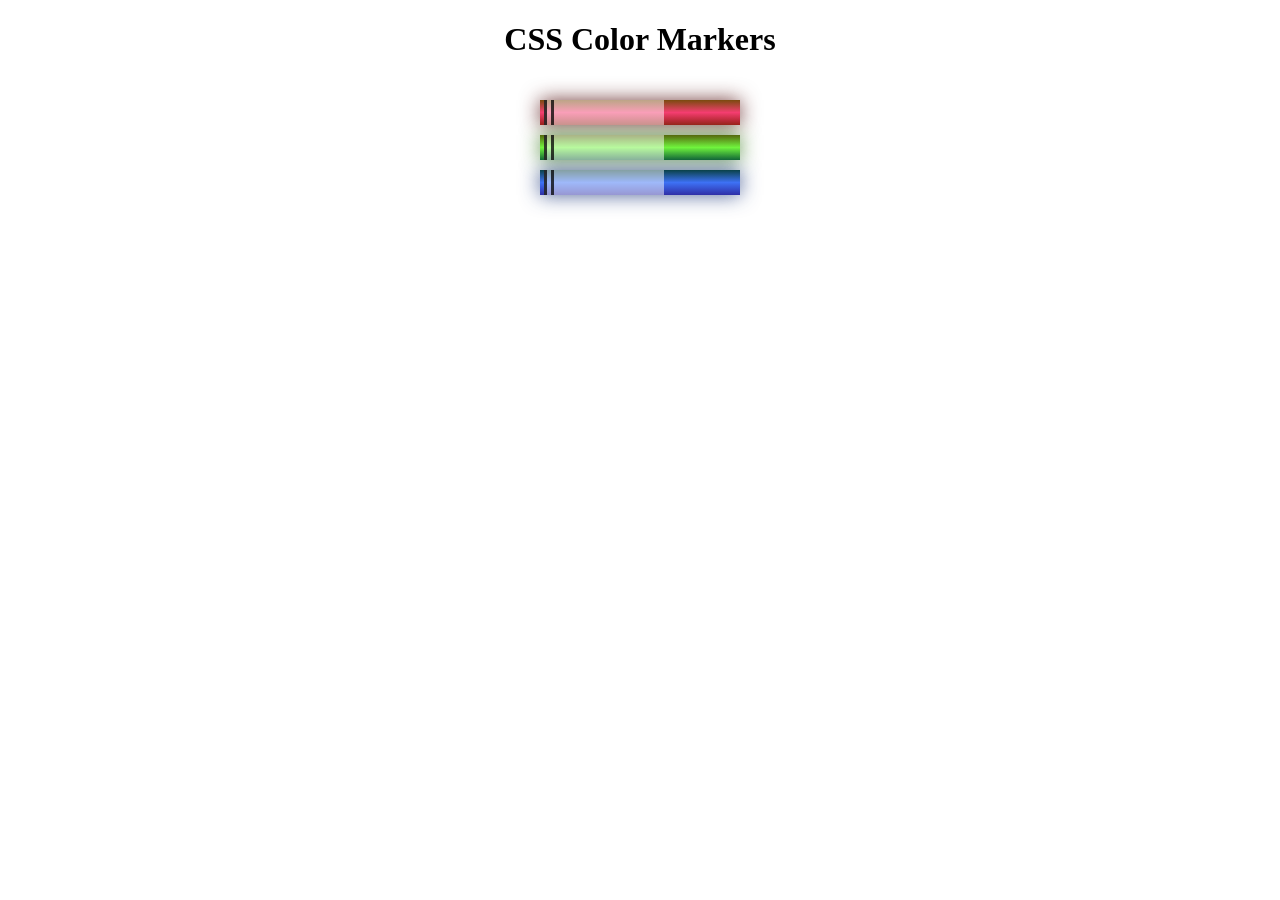
<file: ColorMarker/index.html>
<!DOCTYPE html>
<html lang="en">
  <head>
    <meta charset="utf-8">
    <meta name="viewport" content="width=device-width, initial-scale=1.0">
    <title>Colored Markers</title>
    <link rel="stylesheet" href="styles.css">
  </head>
  <body>
    <h1>CSS Color Markers</h1>
    <div class="container">
      <div class="marker red">
        <div class="cap"></div>
        <div class="sleeve"></div>
      </div>
      <div class="marker green">
        <div class="cap"></div>
        <div class="sleeve"></div>
      </div>
      <div class="marker blue">
        <div class="cap"></div>
        <div class="sleeve"></div>
      </div>
    </div>
  </body>
</html>
</file>
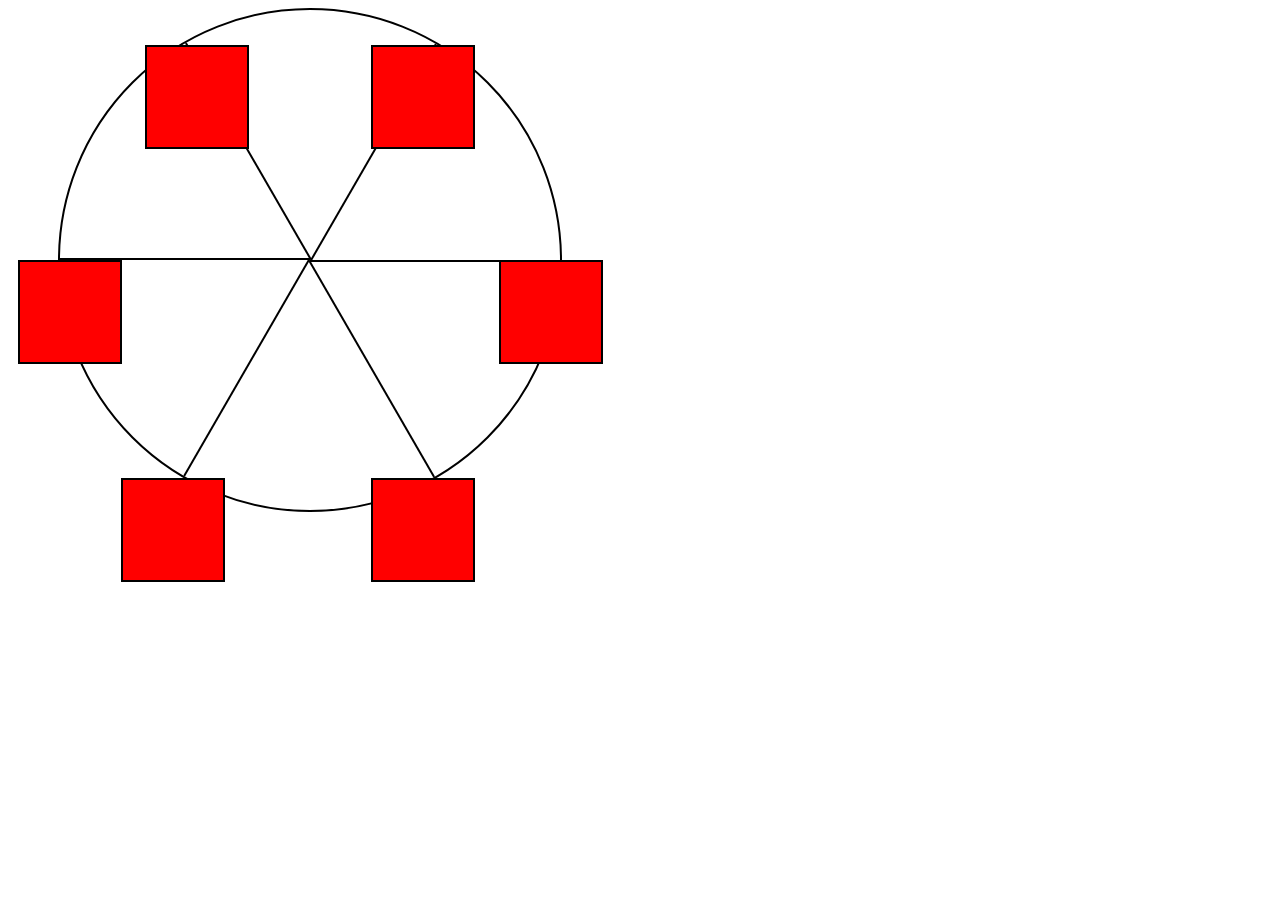
<file: FerrisWheel/index.html>
<!DOCTYPE html>
<html lang="en">
  <head>
    <meta charset="UTF-8">
    <title>Ferris Wheel</title>
    <link rel="stylesheet" href="./styles.css">
  </head>
  <body>
    <div class="wheel">
      <span class="line"></span>
      <span class="line"></span>
      <span class="line"></span>
      <span class="line"></span>
      <span class="line"></span>
      <span class="line"></span>

      <div class="cabin"></div>
      <div class="cabin"></div>
      <div class="cabin"></div>
      <div class="cabin"></div>
      <div class="cabin"></div>
      <div class="cabin"></div>
    </div>
  </body>
</html>
</file>
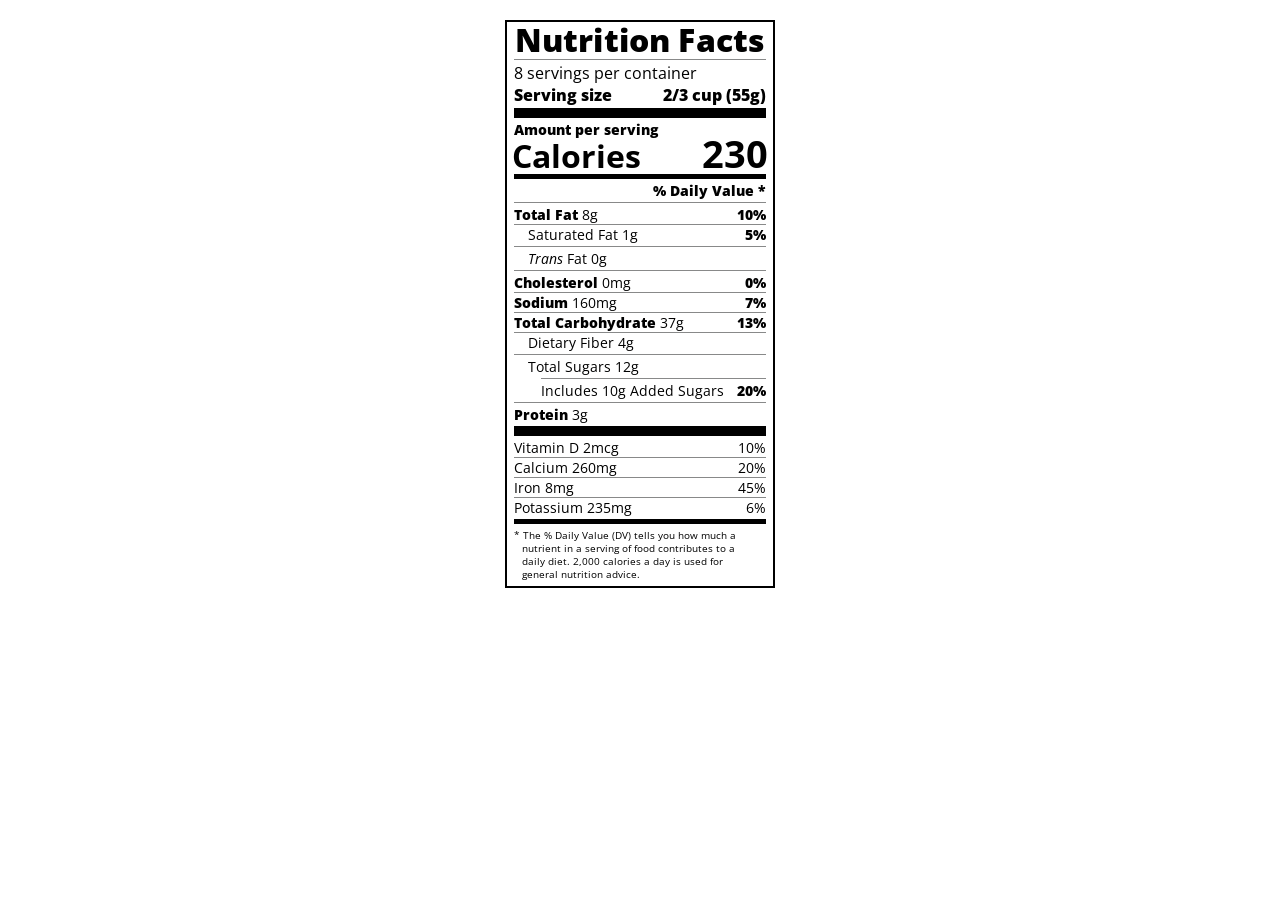
<file: NutritionLabel/index.html>
<!DOCTYPE html>
<html lang="en">

<head>
  <meta charset="UTF-8">
  <title>Nutrition Label</title>
  <link href="https://fonts.googleapis.com/css?family=Open+Sans:400,700,800" rel="stylesheet">
  <link href="./styles.css" rel="stylesheet">
</head>

<body>
  <div class="label">
    <header>
      <h1 class="bold">Nutrition Facts</h1>
      <div class="divider"></div>
      <p>8 servings per container</p>
      <p class="bold">Serving size <span>2/3 cup (55g)</span></p>
    </header>
    <div class="divider large"></div>
    <div class="calories-info">
      <div class="left-container">
        <h2 class="bold small-text">Amount per serving</h2>
        <p>Calories</p>
      </div>
      <span>230</span>
    </div>
    <div class="divider medium"></div>
    <div class="daily-value small-text">
      <p class="bold right no-divider">% Daily Value *</p>
      <div class="divider"></div>
      <p><span><span class="bold">Total Fat</span> 8g</span> <span class="bold">10%</span></p>
      <p class="indent no-divider">Saturated Fat 1g <span class="bold">5%</span></p>
      <div class="divider"></div>
      <p class="indent no-divider"><span><i>Trans</i> Fat 0g</span></p>
      <div class="divider"></div>
      <p><span><span class="bold">Cholesterol</span> 0mg</span> <span class="bold">0%</span></p>
      <p><span><span class="bold">Sodium</span> 160mg</span> <span class="bold">7%</span></p>
      <p><span><span class="bold">Total Carbohydrate</span> 37g</span> <span class="bold">13%</span></p>
      <p class="indent no-divider">Dietary Fiber 4g</p>
      <div class="divider"></div>
      <p class="indent no-divider">Total Sugars 12g</p>
      <div class="divider double-indent"></div>
      <p class="double-indent no-divider">Includes 10g Added Sugars <span class="bold">20%</span></p>
      <div class="divider"></div>
      <p class="no-divider"><span><span class="bold">Protein</span> 3g</span></p>
      <div class="divider large"></div>
      <p>Vitamin D 2mcg <span>10%</span></p>
      <p>Calcium 260mg <span>20%</span></p>
      <p>Iron 8mg <span>45%</span></p>
      <p class="no-divider">Potassium 235mg <span>6%</span></p>
    </div>
    <div class="divider medium"></div>
    <p class="note">* The % Daily Value (DV) tells you how much a nutrient in a serving of food contributes to a daily
      diet. 2,000 calories a day is used for general nutrition advice.</p>
  </div>
</body>
</html>
</file>
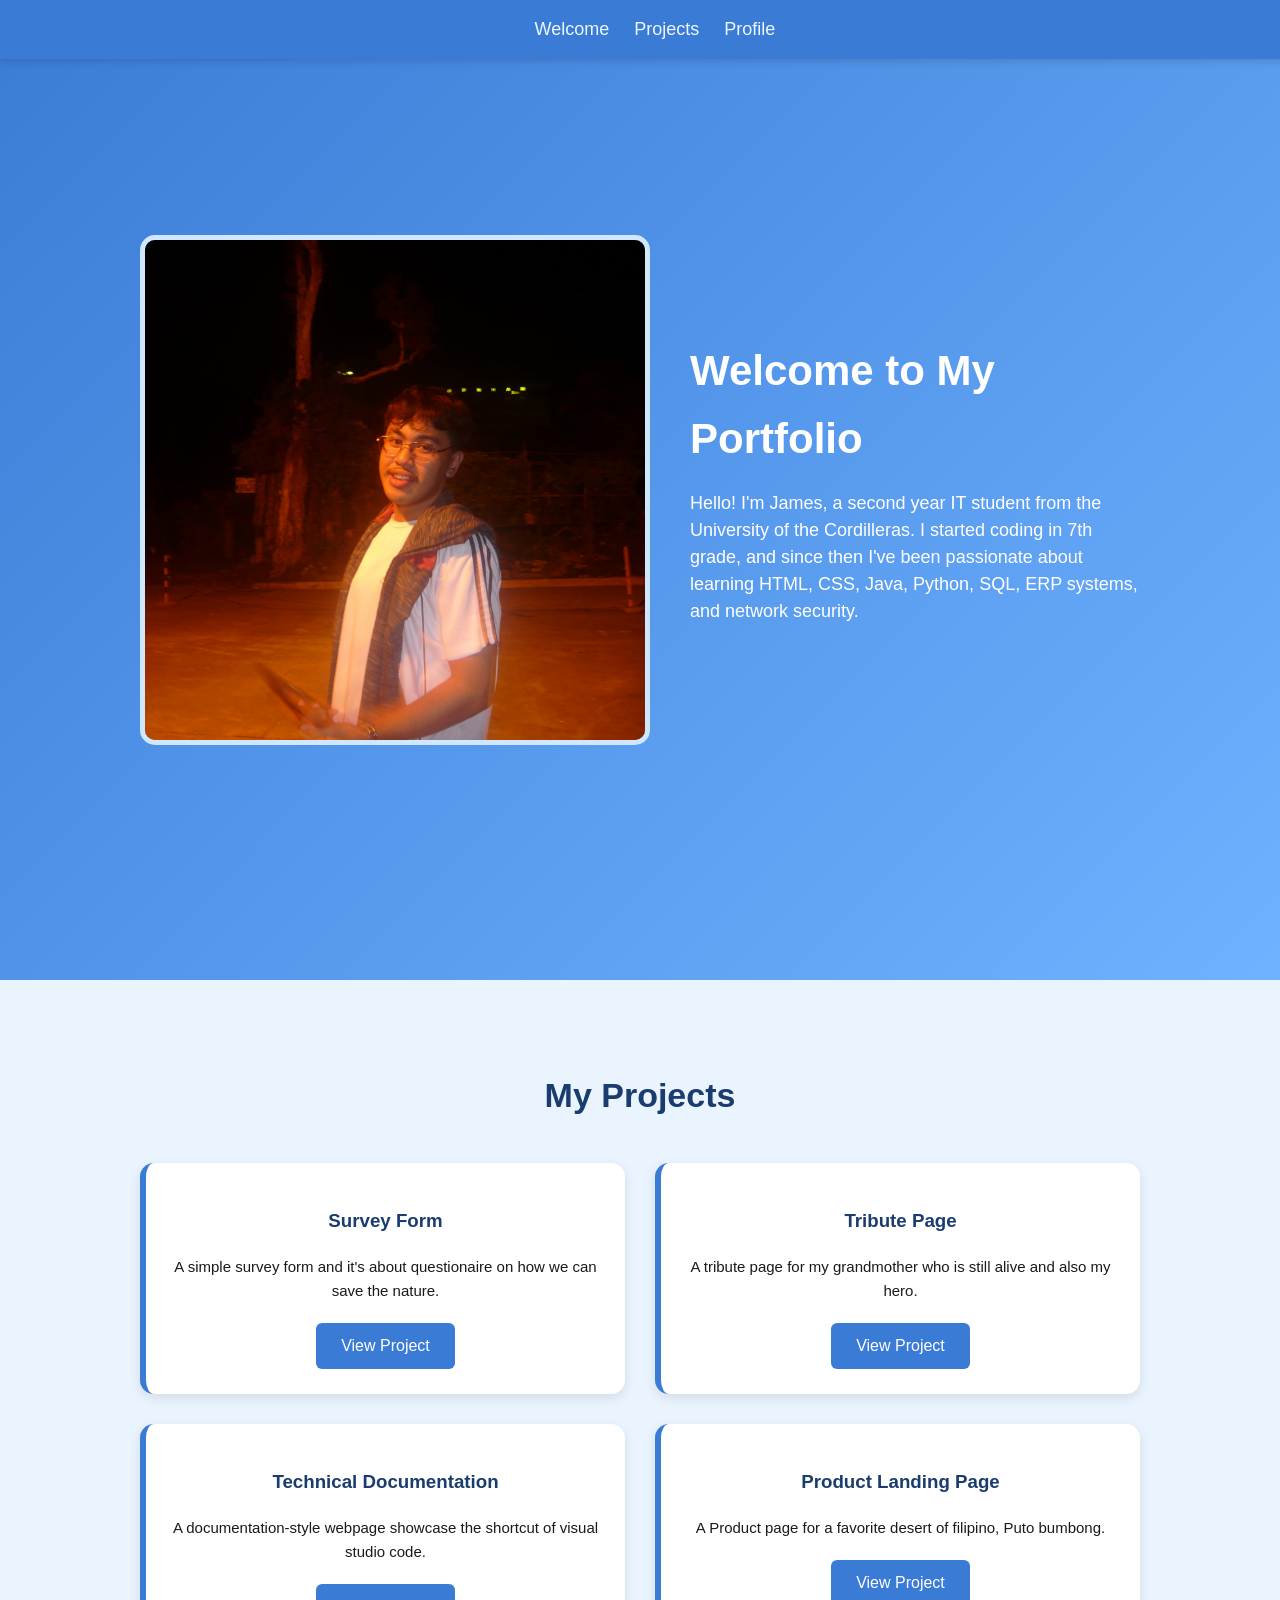
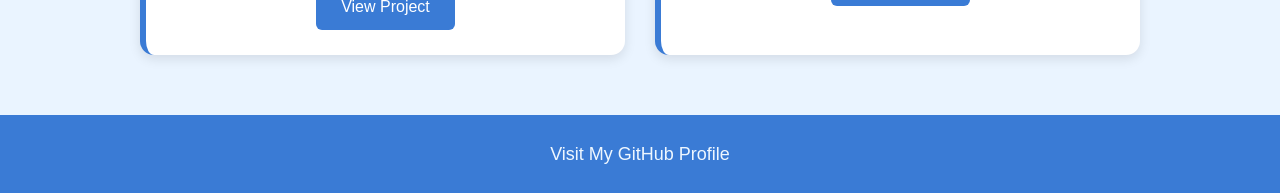
<file: PersonalPortfolioWebpage/index.html>
<!DOCTYPE html>
<html lang="en">
<head>
    <meta charset="UTF-8">
    <meta name="viewport" content="width=device-width, initial-scale=1.0">
    <title>Personal Portfolio</title>
    <link rel="stylesheet" href="styles.css">
</head>

<body>

    <nav id="navbar">
        <a href="#welcome-section">Welcome</a>
        <a href="#projects">Projects</a>
        <a href="#profile-link">Profile</a>
    </nav>

    <section id="welcome-section">
    <div class="welcome-container">

        <img src="Me.jpg" alt="My Photo" id="profile-pic">

        <div class="welcome-text">
            <h1>Welcome to My Portfolio</h1>
            <p>Hello! I'm James, a second year IT student from the University of the Cordilleras. 
            I started coding in 7th grade, and since then I've been passionate about learning HTML, CSS, Java, Python, SQL, ERP systems, and network security.</p>
        </div>

    </div>
</section>

    <section id="projects">
        <h2>My Projects</h2>

        <div class="projects-grid">

            <div class="project-card">
                <h3>Survey Form</h3>
                <p>A simple survey form and it's about questionaire on how we can save the nature.</p>
                <a class="project-tile" href="https://survey-dusky-mu.vercel.app/" target="_blank">
                    View Project
                </a>
            </div>

            <div class="project-card">
                <h3>Tribute Page</h3>
                <p>A tribute page for my grandmother who is still alive and also my hero.</p>
                <a class="project-tile" href="https://survey-aiyp.vercel.app/" target="_blank">
                    View Project
                </a>
            </div>

            <div class="project-card">
                <h3>Technical Documentation</h3>
                <p>A documentation-style webpage showcase the shortcut of visual studio code.</p>
                <a class="project-tile" href="https://technical-documentation-page-wqzz.vercel.app/" target="_blank">
                    View Project
                </a>
            </div>

            <div class="project-card">
                <h3>Product Landing Page</h3>
                <p>A Product page for a favorite desert of filipino, Puto bumbong.</p>
                <a class="project-tile" href="https://product-landing-page-anw2.vercel.app/" target="_blank">
                    View Project
                </a>
            </div>

        </div>
    </section>

    <footer>
        <a id="profile-link" href="https://github.com/JamesTheCode31/UCCITCSWeb241158340" target="_blank">
            Visit My GitHub Profile
        </a>
    </footer>

</body>
</html>
</file>
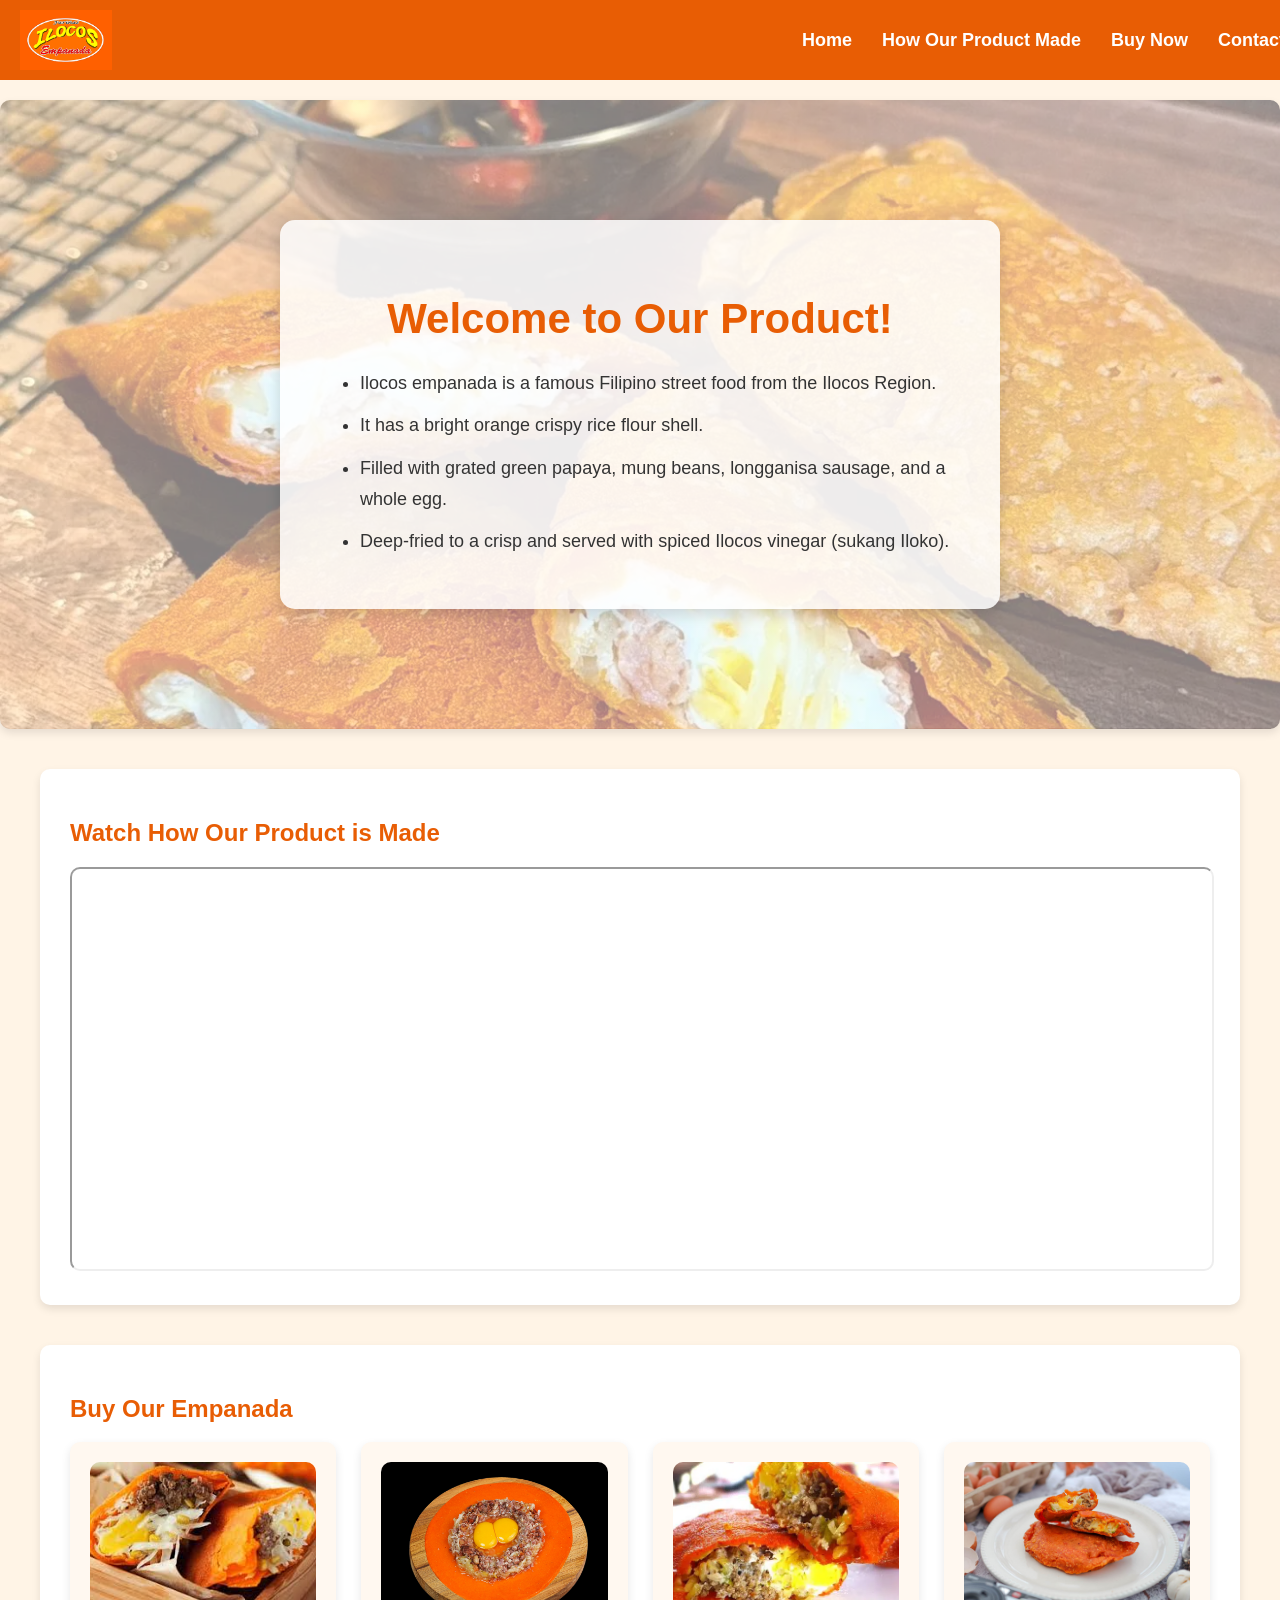
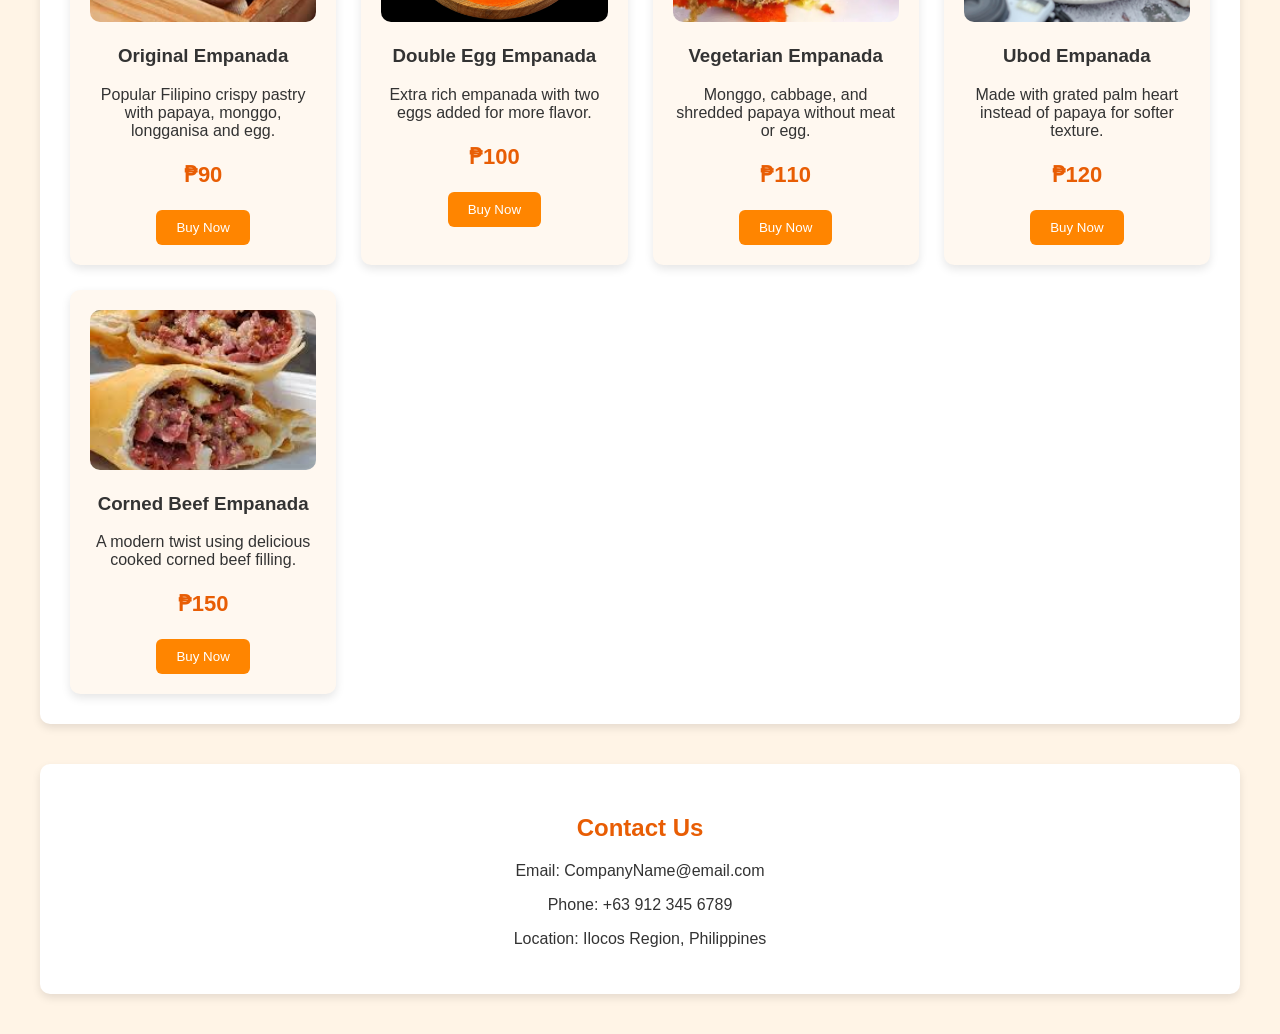
<file: ProductLandingPage/index.html>
<!DOCTYPE html>
<html lang="en">

<head>
    <meta charset="UTF-8">
    <meta name="viewport" content="width=device-width, initial-scale=1.0">
    <title>Ilocos Empanada</title>
    <link rel="stylesheet" href="styles.css">
</head>

<body>

<header id="header">

    <img src="images.png" alt="Ilocos Empanada Logo" id="header-img">

    <nav id="nav-bar">
        <a href="#Home" class="nav-link">Home</a>
        <a href="#How_our_Product_Made" class="nav-link">How Our Product Made</a>
        <a href="#Buy" class="nav-link">Buy Now</a>
        <a href="#Contact" class="nav-link">Contact</a>
    </nav>

</header>

<main>

<!-- HOME -->
<section id="Home">

<div class="hero-overlay">

<h1>Welcome to Our Product!</h1>

<ul class="info-list">
<li>Ilocos empanada is a famous Filipino street food from the Ilocos Region.</li>
<li>It has a bright orange crispy rice flour shell.</li>
<li>Filled with grated green papaya, mung beans, longganisa sausage, and a whole egg.</li>
<li>Deep-fried to a crisp and served with spiced Ilocos vinegar (sukang Iloko).</li>
</ul>

</div>

</section>


<!-- VIDEO -->
<section id="How_our_Product_Made">

<h2>Watch How Our Product is Made</h2>

<iframe
id="video"
src="https://www.youtube.com/embed/BZ3NKRoxCfE"
allowfullscreen>
</iframe>

</section>


<!-- PRODUCTS -->
<section id="Buy">

<h2>Buy Our Empanada</h2>

<div class="product-container">

<div class="product">
<img src="orig.png">
<h3>Original Empanada</h3>
<p>Popular Filipino crispy pastry with papaya, monggo, longganisa and egg.</p>
<p class="price">₱90</p>
<button>Buy Now</button>
</div>

<div class="product">
<img src="double.jpg">
<h3>Double Egg Empanada</h3>
<p>Extra rich empanada with two eggs added for more flavor.</p>
<p class="price">₱100</p>
<button>Buy Now</button>
</div>

<div class="product">
<img src="vege.png">
<h3>Vegetarian Empanada</h3>
<p>Monggo, cabbage, and shredded papaya without meat or egg.</p>
<p class="price">₱110</p>
<button>Buy Now</button>
</div>

<div class="product">
<img src="ubod.png">
<h3>Ubod Empanada</h3>
<p>Made with grated palm heart instead of papaya for softer texture.</p>
<p class="price">₱120</p>
<button>Buy Now</button>
</div>

<div class="product">
<img src="beef.png">
<h3>Corned Beef Empanada</h3>
<p>A modern twist using delicious cooked corned beef filling.</p>
<p class="price">₱150</p>
<button>Buy Now</button>
</div>

</div>

</section>


<!-- CONTACT -->
<section id="Contact">

<h2>Contact Us</h2>

<p>Email: CompanyName@email.com</p>
<p>Phone: +63 912 345 6789</p>
<p>Location: Ilocos Region, Philippines</p>

</section>

</main>

</body>
</html>
</file>
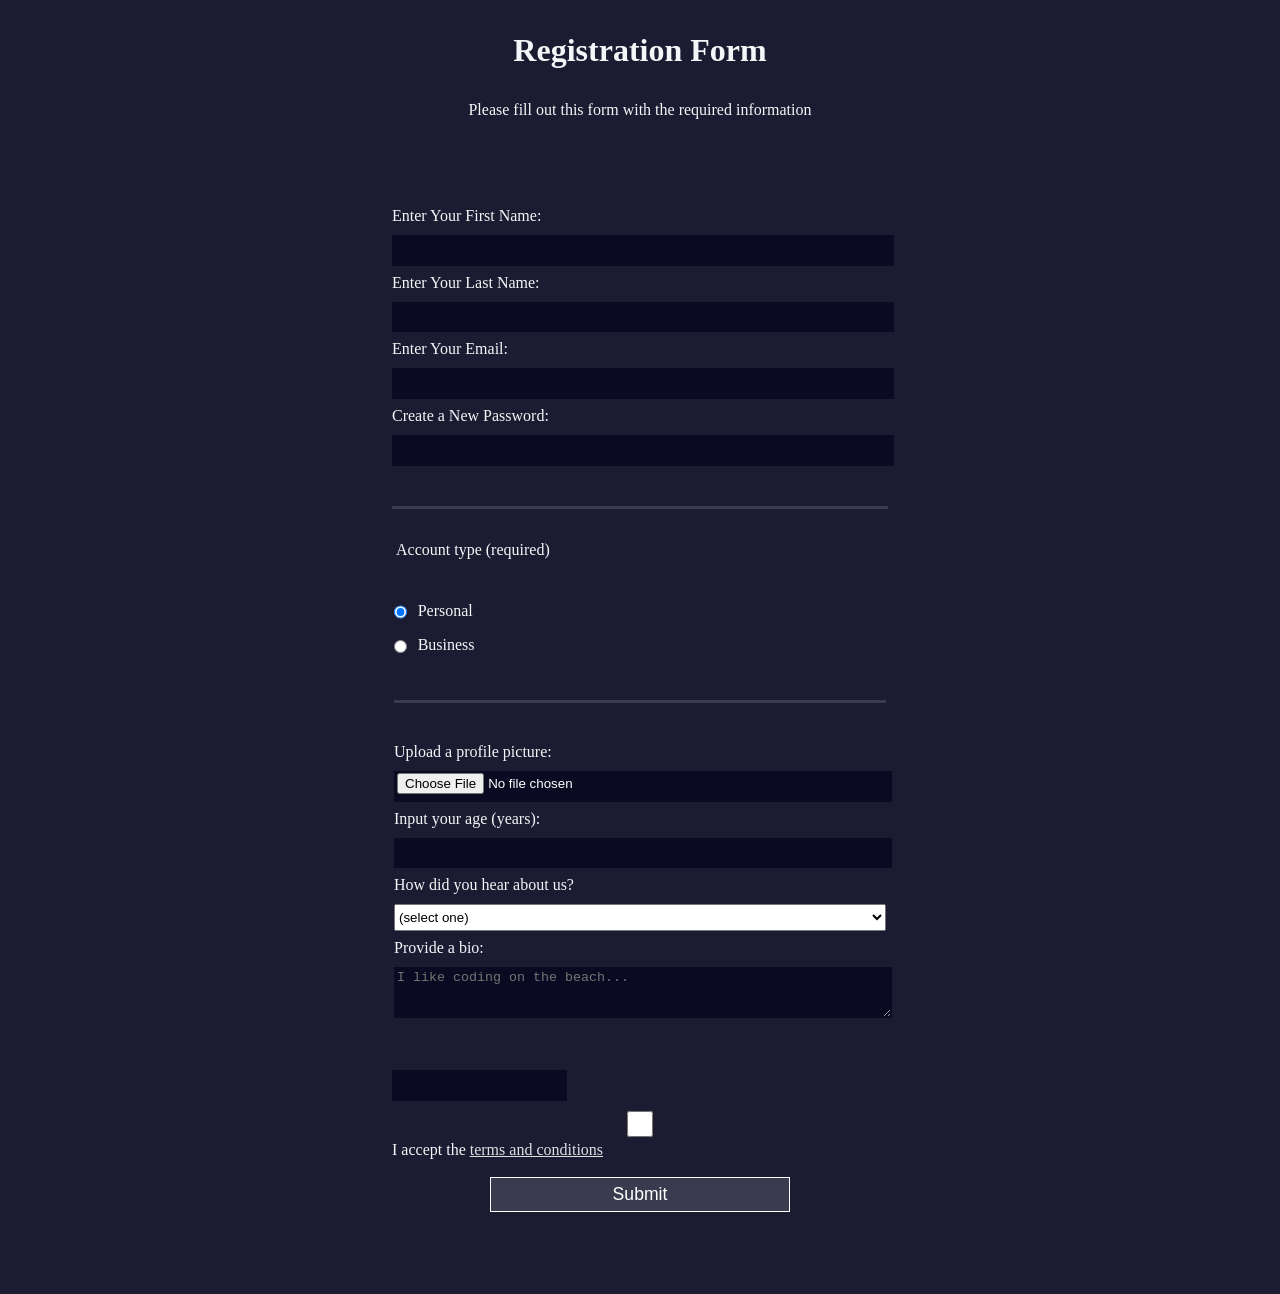
<file: RegistrationForm/index.html>
<!DOCTYPE html>
<html lang="en">
  <head>
    <meta charset="UTF-8">
    <title>Registration Form</title>
    <link rel="stylesheet" href="styles.css" />
  </head>
  <body>
    <h1>Registration Form</h1>
    <p>Please fill out this form with the required information</p>
    <form method="post" action='https://register-demo.freecodecamp.org'>
      <fieldset>
        <label for="first-name">Enter Your First Name: <input id="first-name" name="first-name" type="text" required /></label>
        <label for="last-name">Enter Your Last Name: <input id="last-name" name="last-name" type="text" required /></label>
        <label for="email">Enter Your Email: <input id="email" name="email" type="email" required /></label>
        <label for="new-password">Create a New Password: <input id="new-password" name="new-password" type="password" pattern="[a-z0-5]{8,}" required /></label>
      </fieldset>
      <fieldset>
        <fieldset>
        <legend>Account type (required)</legend>
        <label for="personal-account"><input id="personal-account" type="radio" name="account-type" class="inline" checked /> Personal</label>
        <label for="business-account"><input id="business-account" type="radio" name="account-type" class="inline" /> Business</label>
      </fieldset>
      <fieldset>
        <label for="profile-picture">Upload a profile picture: <input id="profile-picture" type="file" name="file" /></label>
        <label for="age">Input your age (years): <input id="age" type="number" name="age" min="13" max="120" /></label>
        <label for="referrer">How did you hear about us?
          <select id="referrer" name="referrer">
            <option value="">(select one)</option>
            <option value="1">freeCodeCamp News</option>
            <option value="2">freeCodeCamp YouTube Channel</option>
            <option value="3">freeCodeCamp Forum</option>
            <option value="4">Other</option>
          </select>
        </label>
        <label for="bio">Provide a bio:
          <textarea id="bio" name="bio" rows="3" cols="30" placeholder="I like coding on the beach..."></textarea>
        </label>
      </fieldset>
      <label for="terms-and-conditions">
        <input class="inline">
        <input id="terms-and-conditions" type="checkbox" required name="terms-and-conditions" /> I accept the <a href="https://www.freecodecamp.org/news/terms-of-service/">terms and conditions</a>
      </label>
      <input type="submit" value="Submit" />
    </form>
  </body>
</html>
</file>
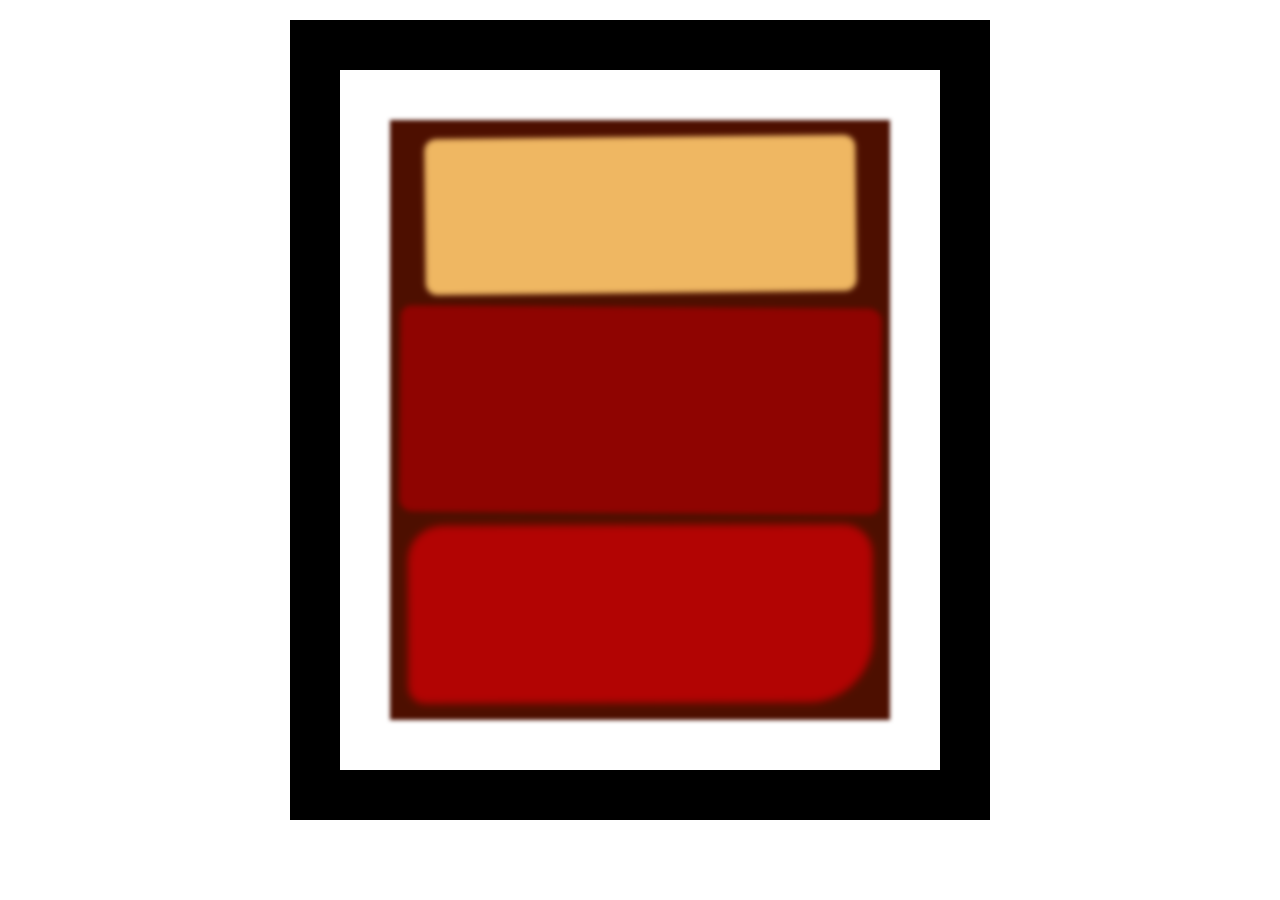
<file: RothkoPainting/index.html>
<!DOCTYPE html>
<html lang="en">
  <head>
    <meta charset="UTF-8">
    <title>Rothko Painting</title>
    <link href="./styles.css" rel="stylesheet">
  </head>
  <body>
    <div class="frame">
      <div class="canvas">
        <div class="one"></div>
        <div class="two"></div>
        <div class="three"></div>
      </div>
    </div>
  </body>
</html>
</file>
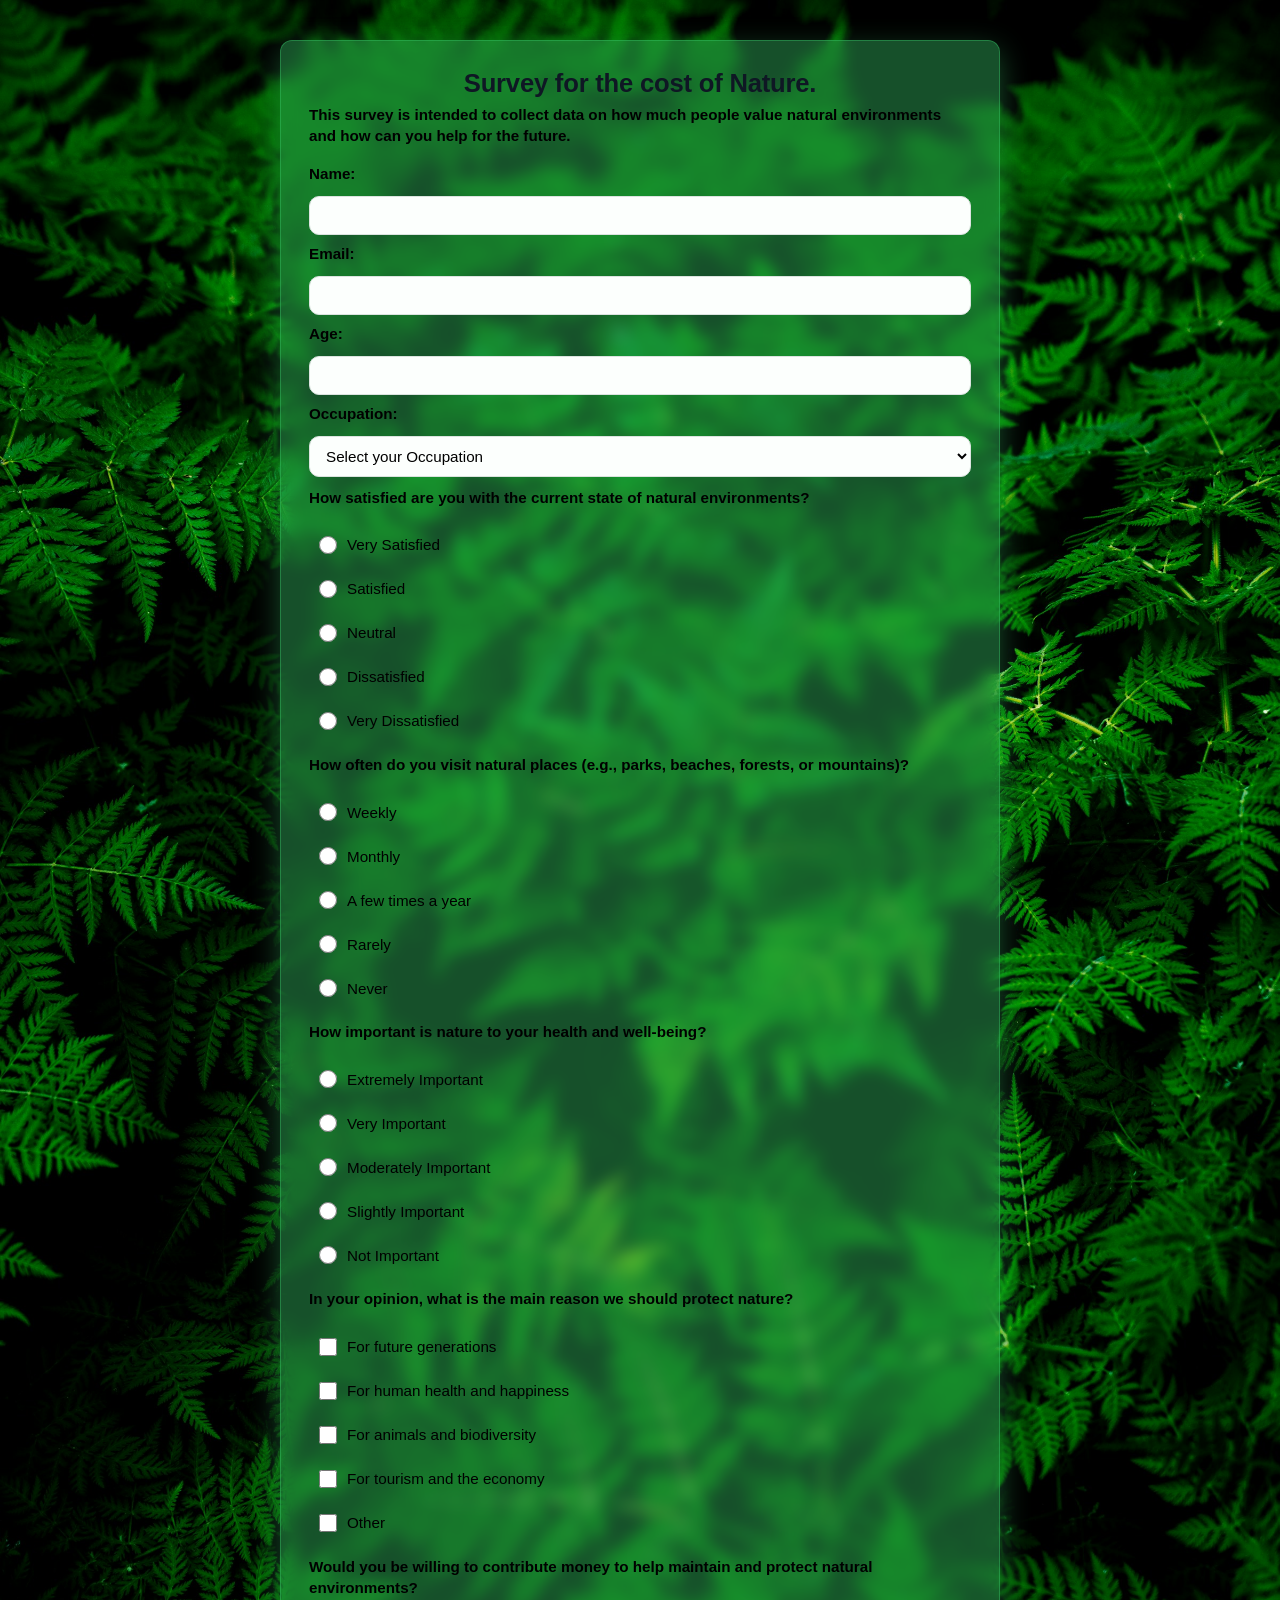
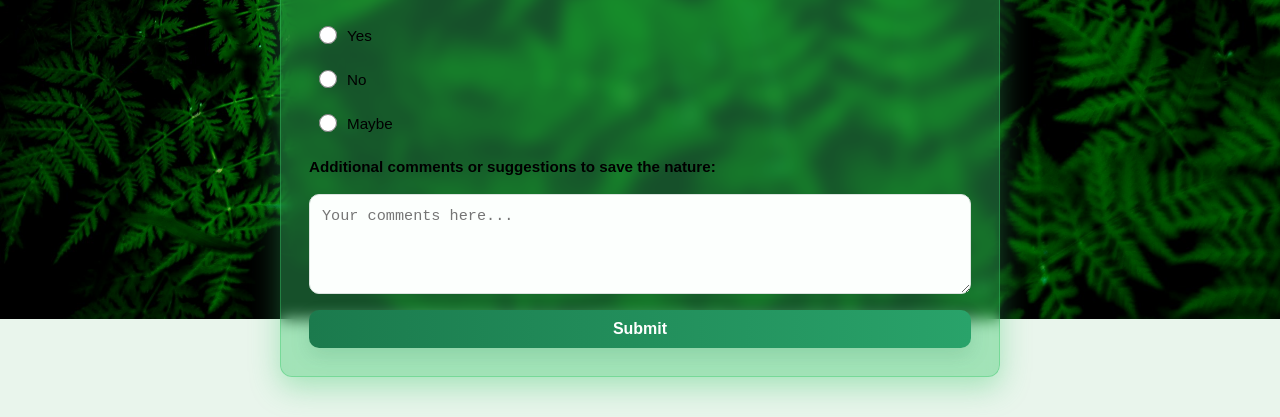
<file: SurveyForm/Index.html>
<!DOCTYPE html>
<html lang="en">
<head>
  <meta charset="UTF-8">
  <meta name="viewport" content="width=device-width, initial-scale=1.0">
  <title>Survey for the cost of Nature</title>
  <link rel="stylesheet" href="styles.css">
</head>
<body>
  <main>
    <div class="form-card">
      <h1 id="title">Survey for the cost of Nature.</h1>
      <p id="description">This survey is intended to collect data on how much people value natural environments and how can you help for the future.</p>

      <form id="survey-form">
        <label id="name-label" for="name">Name:</label>
        <input type="text" id="name" name="name" required>

        <label id="email-label" for="email">Email:</label>
        <input type="email" id="email" name="email" required>

        <label id="number-label">Age:</label>
        <input type="number" id="number" name="number" min="1" max="100" required>

        <label for="dropdown">Occupation:</label>
        <select id="dropdown" name="Occupation" required>
          <option value="" disabled selected>Select your Occupation</option>
          <option value="student">Student</option>
          <option value="employed">Employed</option>
          <option value="self-employed">Self-employed</option>
          <option value="unemployed">Unemployed</option>
          <option value="other">Other</option>
        </select>

        <p id="description" style="margin-bottom:6px;">How satisfied are you with the current state of natural environments?</p>
        <div class="choice-group">
          <label><input type="radio" name="satisfaction" value="very_satisfied"> Very Satisfied</label>
          <label><input type="radio" name="satisfaction" value="satisfied"> Satisfied</label>
          <label><input type="radio" name="satisfaction" value="neutral"> Neutral</label>
          <label><input type="radio" name="satisfaction" value="dissatisfied"> Dissatisfied</label>
          <label><input type="radio" name="satisfaction" value="very_dissatisfied"> Very Dissatisfied</label>
        </div>

        <p id="description" style="margin-bottom:6px;">How often do you visit natural places (e.g., parks, beaches, forests, or mountains)?</p>
        <div class="choice-group">
          <label><input type="radio" name="visit_frequency" value="weekly"> Weekly</label>
          <label><input type="radio" name="visit_frequency" value="monthly"> Monthly</label>
          <label><input type="radio" name="visit_frequency" value="few_times_year"> A few times a year</label>
          <label><input type="radio" name="visit_frequency" value="rarely"> Rarely</label>
          <label><input type="radio" name="visit_frequency" value="never"> Never</label>
        </div>

        <p id="description" style="margin-bottom:6px;">How important is nature to your health and well-being?</p>
        <div class="choice-group">
          <label><input type="radio" name="importance" value="extremely_important"> Extremely Important</label>
          <label><input type="radio" name="importance" value="very_important"> Very Important</label>
          <label><input type="radio" name="importance" value="moderately_important"> Moderately Important</label>
          <label><input type="radio" name="importance" value="slightly_important"> Slightly Important</label>
          <label><input type="radio" name="importance" value="not_important"> Not Important</label>
        </div>

        <p id="description" style="margin-bottom:6px;">In your opinion, what is the main reason we should protect nature?</p>
        <div class="choice-group">
          <label><input type="checkbox" name="reason" value="For future generations"> For future generations</label>
          <label><input type="checkbox" name="reason" value="For human health and happiness"> For human health and happiness</label>
          <label><input type="checkbox" name="reason" value="For animals and biodiversity"> For animals and biodiversity</label>
          <label><input type="checkbox" name="reason" value="For tourism and the economy"> For tourism and the economy</label>
          <label><input type="checkbox" name="reason" value="Other"> Other</label>
        </div>

        <p id="description" style="margin-bottom:6px;">Would you be willing to contribute money to help maintain and protect natural environments?</p>
        <div class="choice-group">
          <label><input type="radio" name="contribution" value="yes"> Yes</label>
          <label><input type="radio" name="contribution" value="no"> No</label>
          <label><input type="radio" name="contribution" value="maybe"> Maybe</label>
        </div>

        <p id="description" style="margin-bottom:6px;">Additional comments or suggestions to save the nature:</p>
        <textarea id="comments" name="comments" placeholder="Your comments here..."></textarea>

        <button id="submit" type="submit">Submit</button>
      </form>
    </div>
  </main>
</body>
</html>
</file>
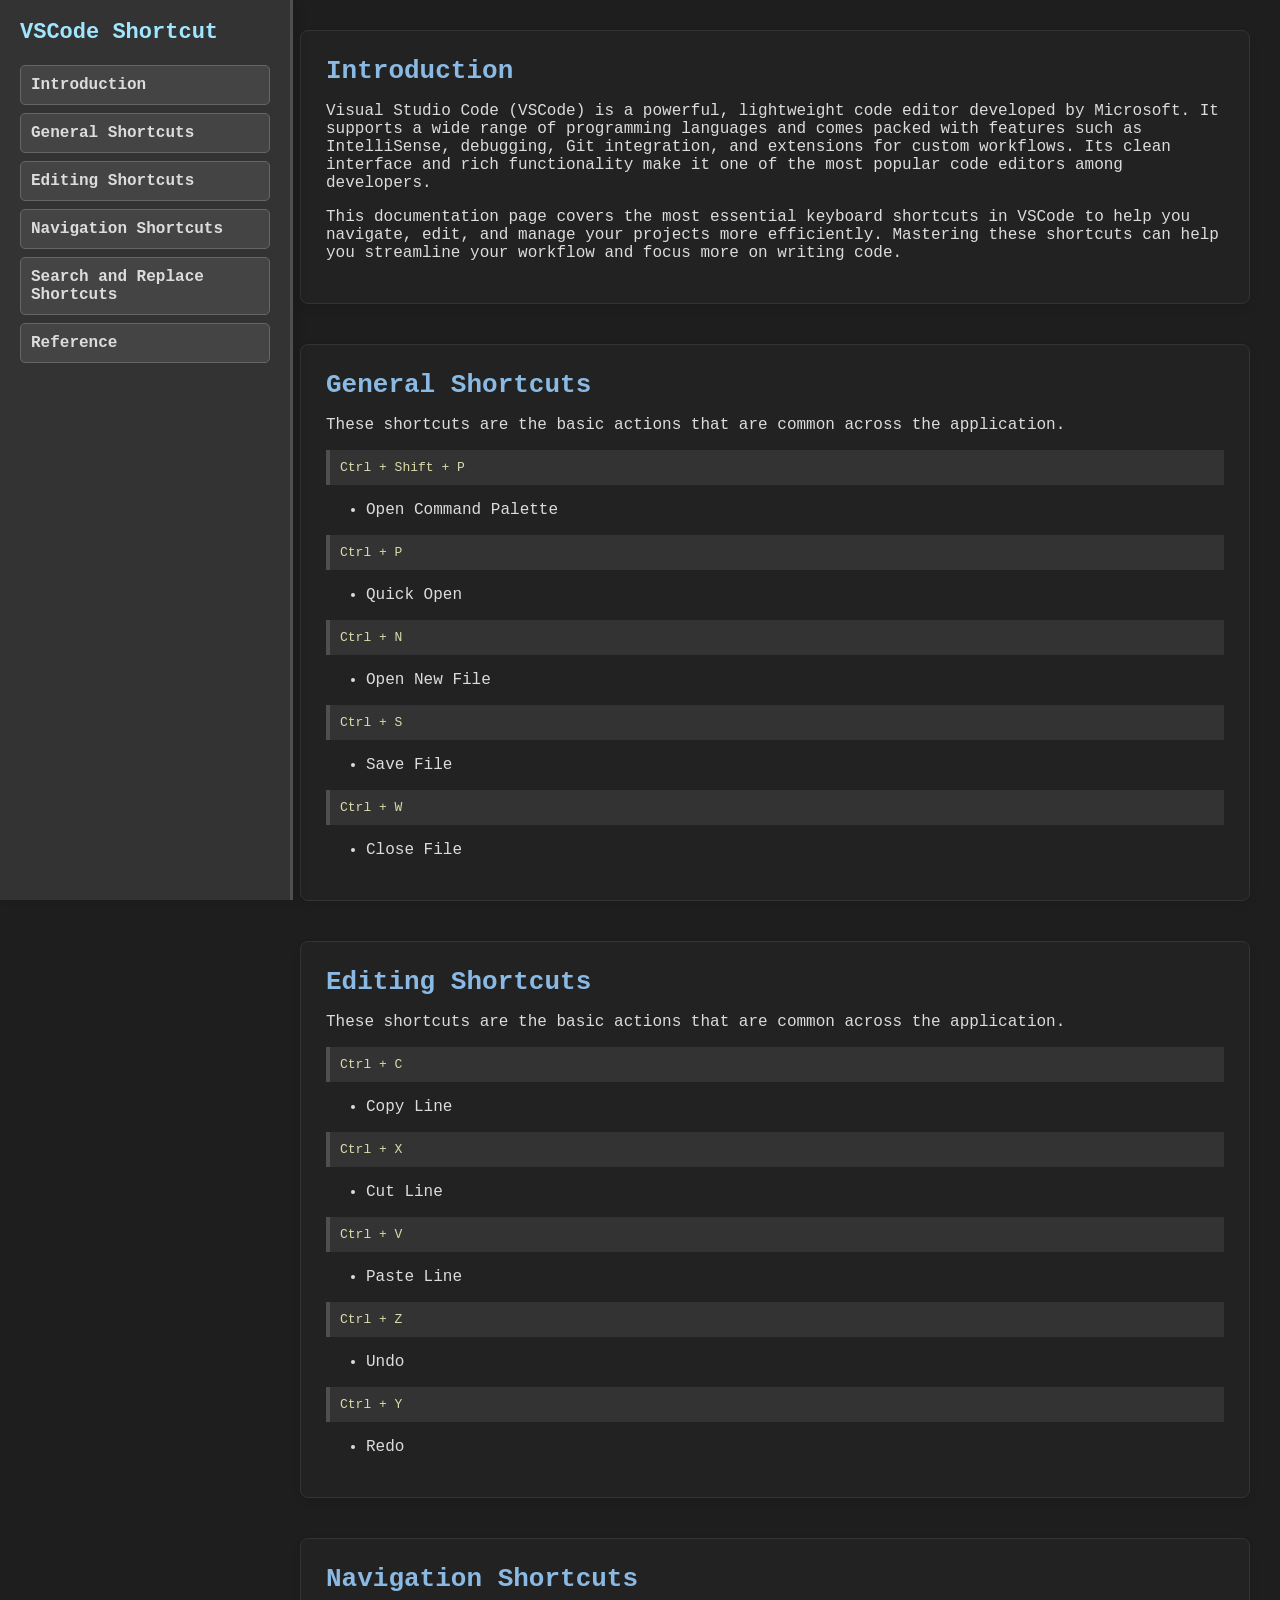
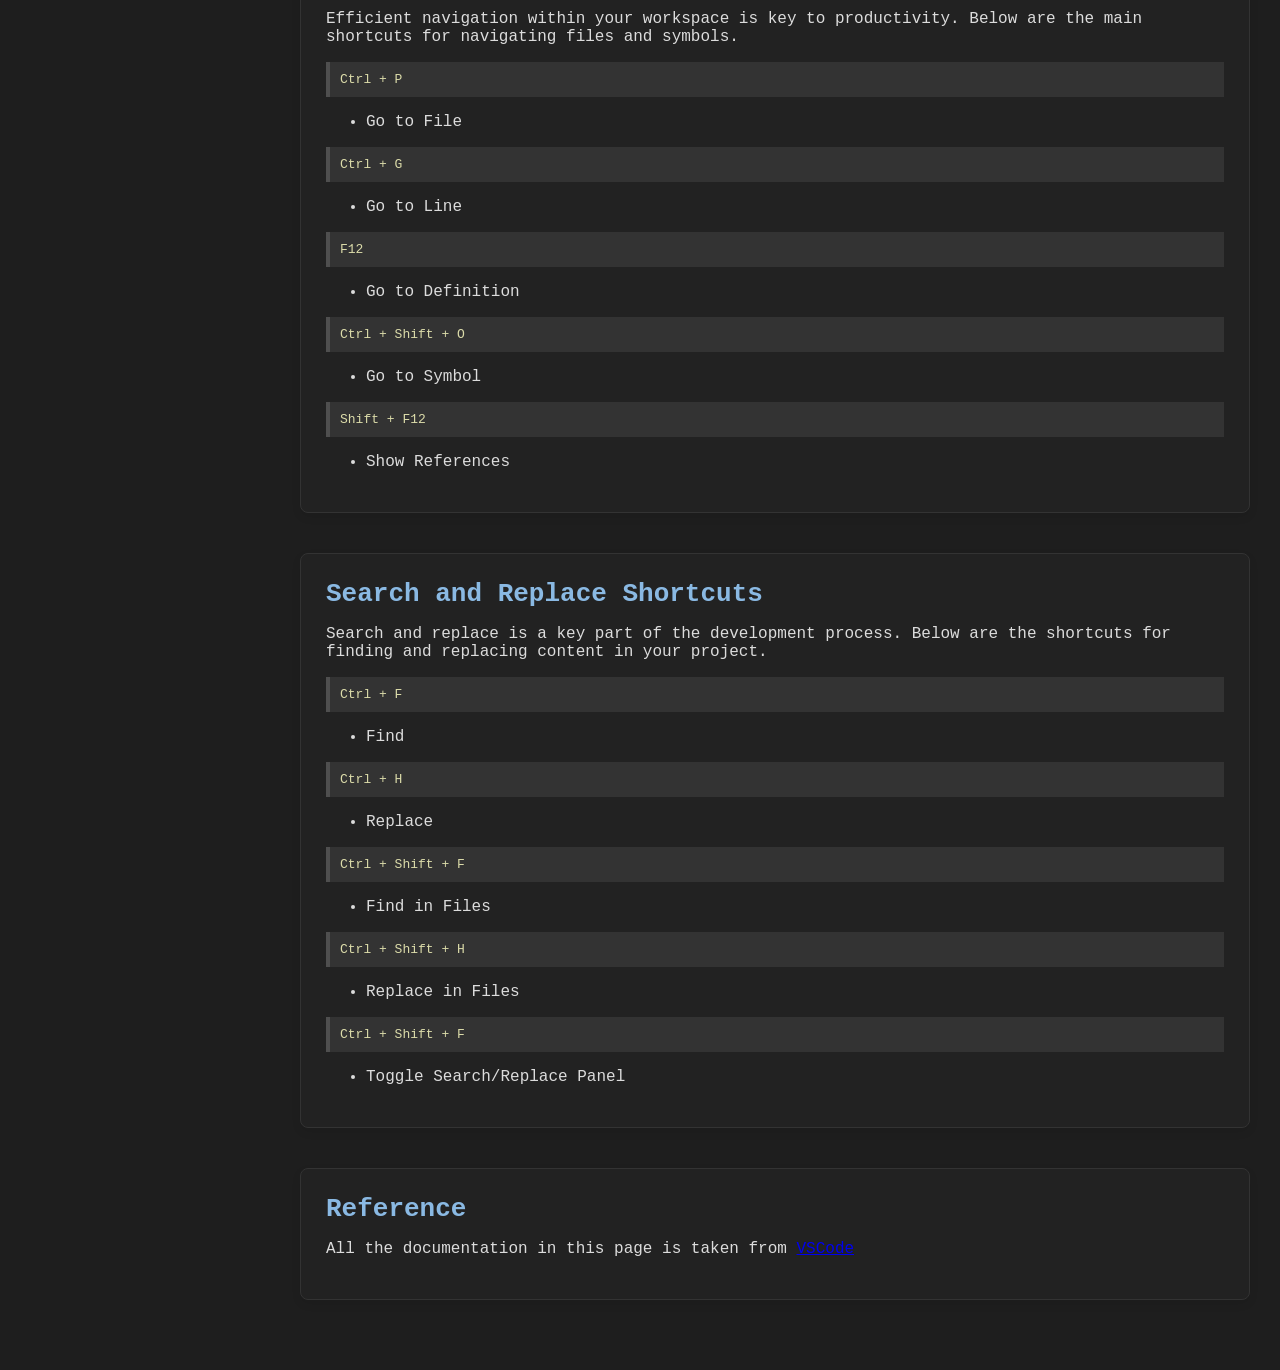
<file: TechnicalDocumentationPage/index.html>
<!DOCTYPE html>
<html lang="en">
<head>
    <meta charset="UTF-8">
    <meta name="viewport" content="width=device-width, initial-scale=1.0">
    <title>Folder Style Documentation</title>
    <link rel="stylesheet" href="styles.css">
</head>

<body>

<nav id="navbar">
    <header>VSCode Shortcut</header>
    <a href="#Introduction" class="nav-link">Introduction</a>
    <a href="#General_Shortcuts" class="nav-link">General Shortcuts</a>
    <a href="#Editing_Shortcuts" class="nav-link">Editing Shortcuts</a>
    <a href="#Navigation_Shortcuts" class="nav-link">Navigation Shortcuts</a>
    <a href="#Search_and_Replace_Shortcuts" class="nav-link">Search and Replace Shortcuts</a>
    <a href="#Reference" class="nav-link">Reference</a>
</nav>

<main id="main-doc">

    <section class="main-section" id="Introduction">
        <header>Introduction</header>
        <p>Visual Studio Code (VSCode) is a powerful, lightweight code editor developed by Microsoft. It supports a wide range of programming languages and comes packed with features such as IntelliSense, debugging, Git integration, and extensions for custom workflows. Its clean interface and rich functionality make it one of the most popular code editors among developers.</p>
        <p>This documentation page covers the most essential keyboard shortcuts in VSCode to help you navigate, edit, and manage your projects more efficiently. Mastering these shortcuts can help you streamline your workflow and focus more on writing code.</p>
    </section>

    <section class="main-section" id="General_Shortcuts">
        <header>General Shortcuts</header>
        <p>These shortcuts are the basic actions that are common across the application.</p>
        <code>Ctrl + Shift + P</code>
        <ul>
            <li>Open Command Palette</li>
        </ul>
        <code>Ctrl + P</code>
        <ul>
            <li>Quick Open</li>
        </ul>
        <code>Ctrl + N</code>
        <ul>
            <li>Open New File</li>
        </ul>
        <code>Ctrl + S</code>
        <ul>
            <li>Save File</li>
        </ul>
        <code>Ctrl + W</code>
        <ul>
            <li>Close File</li>
        </ul>
    </section>

    <section class="main-section" id="Editing_Shortcuts">
        <header>Editing Shortcuts</header>
        <p>These shortcuts are the basic actions that are common across the application.</p>
        <code>Ctrl + C</code>
        <ul>
            <li>Copy Line</li>
        </ul>
        <code>Ctrl + X</code>
        <ul>
            <li>Cut Line</li>
        </ul>
        <code>Ctrl + V</code>
        <ul>
            <li>Paste Line</li>
        </ul>
        <code>Ctrl + Z</code>
        <ul>
            <li>Undo</li>
        </ul>
        <code>Ctrl + Y</code>
        <ul>
            <li>Redo</li>
        </ul>
    </section>

    <section class="main-section" id="Navigation_Shortcuts">
        <header>Navigation Shortcuts</header>
        <p>Efficient navigation within your workspace is key to productivity. Below are the main shortcuts for navigating files and symbols.</p>
        <code>Ctrl + P</code>
        <ul>
            <li>Go to File</li>
        </ul>
        <code>Ctrl + G</code>
        <ul>
            <li>Go to Line</li>
        </ul>
        <code>F12</code>
        <ul>
            <li>Go to Definition</li>
        </ul>
        <code>Ctrl + Shift + O</code>
        <ul>
            <li>Go to Symbol</li>
        </ul>
        <code>Shift + F12</code>
        <ul>
            <li>Show References</li>
        </ul>
    </section>

    <section class="main-section" id="Search_and_Replace_Shortcuts">
        <header>Search and Replace Shortcuts</header>
        <p>Search and replace is a key part of the development process. Below are the shortcuts for finding and replacing content in your project.</p>
        <code>Ctrl + F</code>
        <ul>
            <li>Find</li>
        </ul>
        <code>Ctrl + H</code>
        <ul>
            <li>Replace</li>
        </ul>
        <code>Ctrl + Shift + F</code>
        <ul>
            <li>Find in Files</li>
        </ul>
        <code>Ctrl + Shift + H</code>
        <ul>
            <li>Replace in Files</li>
        </ul>
        <code>Ctrl + Shift + F</code>
        <ul>
            <li>Toggle Search/Replace Panel</li>
        </ul>
    </section>

    <section class="main-section" id="Reference">
        <header>Reference</header>
        <p>All the documentation in this page is taken from <a href="https://code.visualstudio.com/docs/getstarted/keybindings" target="_blank">VSCode</a></p>
    </section>

</main>

</body>
</html>
</file>
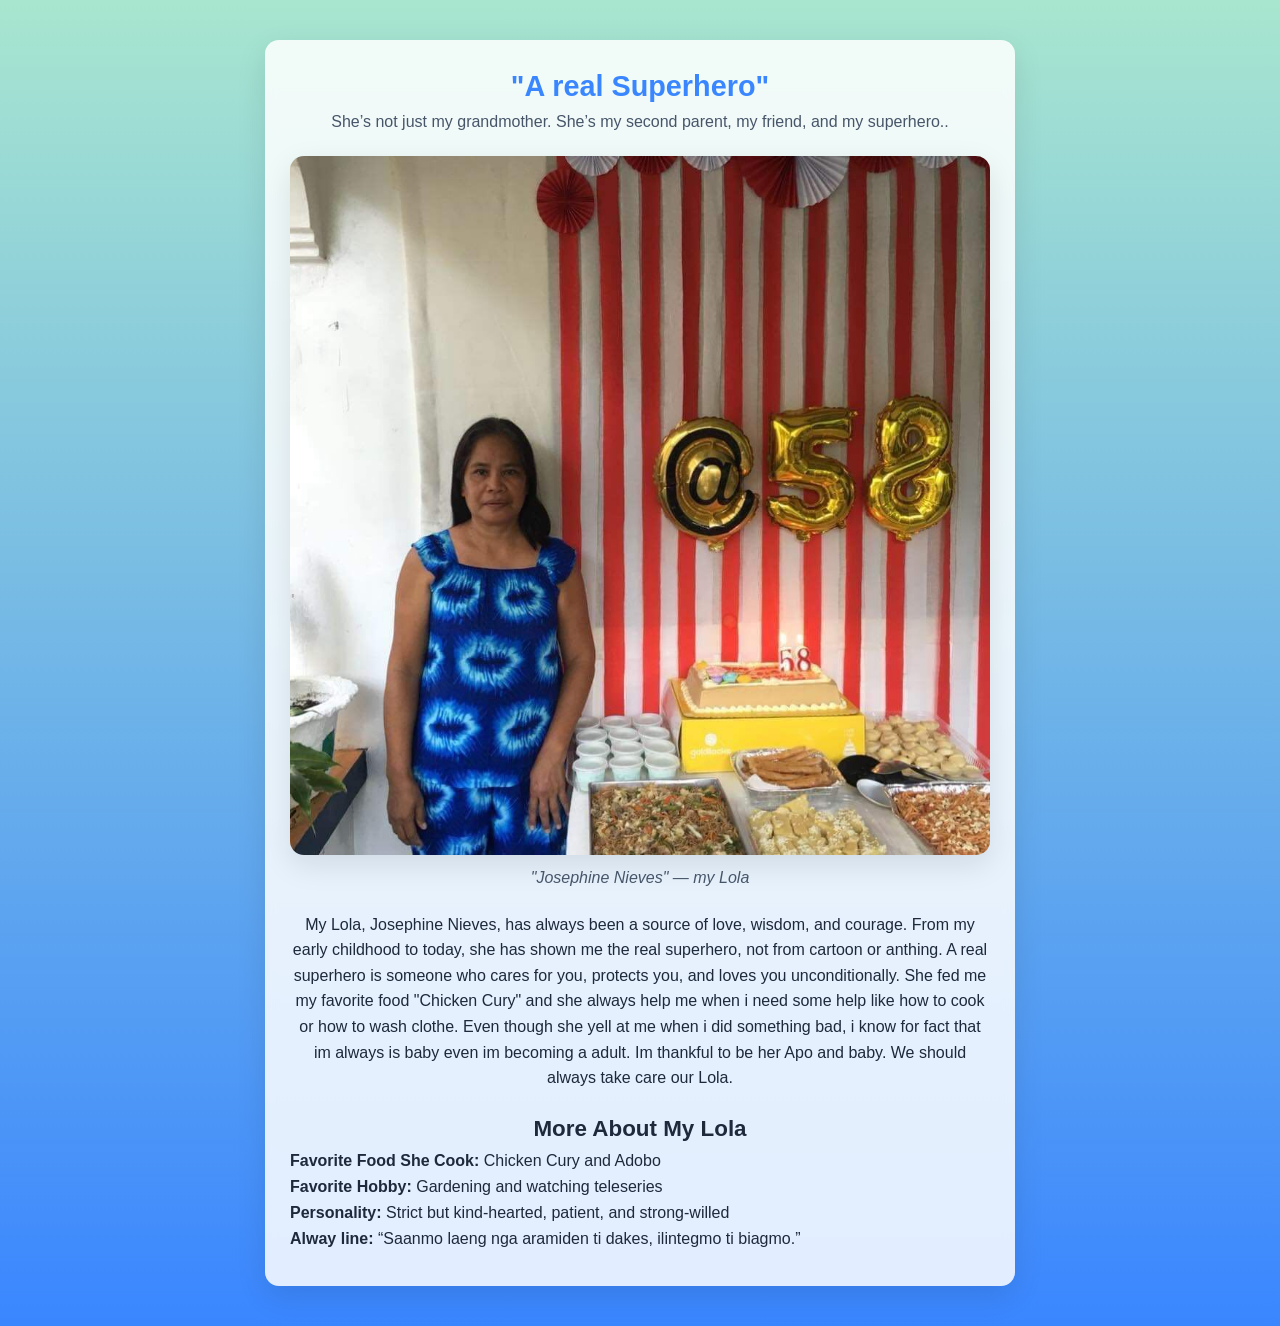
<file: Tribute/Index.html>
<!DOCTYPE html>
<html lang="en">
<head>
  <meta charset="UTF-8">
  <meta name="viewport" content="width=device-width, initial-scale=1.0">
  <title id="title">Tribute Page</title>
  <link rel="stylesheet" href="styles.css">
</head>

<body>
  <main id="main">
    <h1 id="title">"A real Superhero"</h1>
    <p id="description">She’s not just my grandmother. She’s my second parent, my friend, and my superhero..</p>

    <div id="img-div">
      <img id="image" src="Lola.jpg" alt="A picture of Josephine Nieves, my Lola">
      <div id="img-caption">"Josephine Nieves" — my Lola</div>
    </div>

    <div id="tribute-info">
      <p>
        My Lola, Josephine Nieves, has always been a source of love, wisdom, and courage. 
        From my early childhood to today, she has shown me the real superhero, not from cartoon or anthing. A real superhero is someone who cares for you, protects you, and loves you unconditionally.
        She fed me my favorite food "Chicken Cury" and she always help me when i need some help like how to cook or how to wash clothe.
        Even though she yell at me when i did something bad, i know for fact that im always is baby even im becoming a adult. Im thankful to be her Apo and baby. We should always take care our Lola.
      </p>
    </div>

    <section id="lola-details">
      <h1>More About My Lola</h1>
      <ul>
        <li><strong>Favorite Food She Cook:</strong> Chicken Cury and Adobo</li>
        <li><strong>Favorite Hobby:</strong> Gardening and watching teleseries</li>
        <li><strong>Personality:</strong> Strict but kind-hearted, patient, and strong-willed</li>
        <li><strong>Alway line:</strong> “Saanmo laeng nga aramiden ti dakes, ilintegmo ti biagmo.”</li>
      </ul>
    </section>

  </main>
</body>
</html>
</file>
<file: ColorMarker/styles.css>
h1 {
    text-align: center;
}

.container {
    background-color: rgb(255, 255, 255);
    padding: 10px 0;
}

.marker {
    height: 25px;
    width: 200px;
    margin: 10px auto;
}

.cap,
.sleeve {
    display: inline-block;
}

.sleeve {
    height: 25px;
    width: 110px;
    background-color: rgba(255, 255, 255, 50%);
    border-left: 10px double rgba(0, 0, 0, 0.75);
}

.red {
  background: linear-gradient(rgb(122, 74, 14), rgb(245, 62, 113), rgb(162, 27, 27));
  box-shadow: 0 0 20px 0 rgba(83, 14, 14, 0.8);
}

.green {
  background: linear-gradient(#55680D, #71F53E, #116C31);
  box-shadow:  0 0 20px 0 #3B7E20CC
}

.blue {
  background: linear-gradient(hsl(186, 76%, 16%), hsl(223, 90%, 60%), hsl(240, 56%, 42%));
  box-shadow: 0 0 20px 0 hsla(223, 59%, 31%, 0.8);
}
</file>
<file: FerrisWheel/styles.css>
.wheel {
  border: 2px solid black;
  border-radius: 50%;
  margin-left: 50px;
  position: absolute;
  height: 55vw;
  width: 55vw;
  max-width: 500px;
  max-height: 500px;
  animation-name: wheel;
  animation-duration: 10s;
  animation-iteration-count: infinite;
  animation-timing-function: linear;
}

.line {
  background-color: black;
  width: 50%;
  height: 2px;
  position: absolute;
  top: 50%;
  left: 50%;
  transform-origin: 0% 0%;
}

.line:nth-of-type(2) {
  transform: rotate(60deg);
}
.line:nth-of-type(3) {
  transform: rotate(120deg);
}
.line:nth-of-type(4) {
  transform: rotate(180deg);
}
.line:nth-of-type(5) {
  transform: rotate(240deg);
}
.line:nth-of-type(6) {
  transform: rotate(300deg);
}

.cabin {
  background-color: red;
  width: 20%;
  height: 20%;
  position: absolute;
  border: 2px solid;
  transform-origin: 50% 0%;
  animation: cabins 10s ease-in-out infinite;
}

.cabin:nth-of-type(1) {
  right: -8.5%;
  top: 50%;
}
.cabin:nth-of-type(2) {
  right: 17%;
  top: 93.5%;
}
.cabin:nth-of-type(3) {
  right: 67%;
  top: 93.5%;
}
.cabin:nth-of-type(4) {
  left: -8.5%;
  top: 50%;
}
.cabin:nth-of-type(5) {
  left: 17%;
  top: 7%;
}
.cabin:nth-of-type(6) {
  right: 17%;
  top: 7%;
}

@keyframes wheel {
   0% {
     transform: rotate(0deg);
   }
   100% {
     transform: rotate(360deg);
   }
}

@keyframes cabins {
  0% {
    transform: rotate(0deg);
  }
  25% {
    background-color: yellow;
  }
  50% {
    background-color: purple;
  }
  75% {
    background-color: yellow;
  }
  100% {
    transform: rotate(-360deg);
  }
}
</file>
<file: NutritionLabel/styles.css>
* {
  box-sizing: border-box;
}

html {
  font-size: 16px;
}

body {
  font-family: 'Open Sans', sans-serif;
}

.label {
  border: 2px solid black;
  width: 270px;
  margin: 20px auto;
  padding: 0 7px;
}

header h1 {
  text-align: center;
  margin: -4px 0;
  letter-spacing: 0.15px
}

p {
  margin: 0;
  display: flex;
  justify-content: space-between;
}

.divider {
  border-bottom: 1px solid #888989;
  margin: 2px 0;
}

.bold {
  font-weight: 800;
}

.large {
  height: 10px;
}

.large, .medium {
  background-color: black;
  border: 0;
}

.medium {
  height: 5px;
}

.small-text {
  font-size: 0.85rem;
}


.calories-info {
  display: flex;
  justify-content: space-between;
  align-items: flex-end;
}

.calories-info h2 {
  margin: 0;
}

.left-container p {
  margin: -5px -2px;
  font-size: 2em;
  font-weight: 700;
}

.calories-info span {
  margin: -7px -2px;
  font-size: 2.4em;
  font-weight: 700;
}

.right {
  justify-content: flex-end;
}

.indent {
  margin-left: 1em;
}

.double-indent {
  margin-left: 2em;
}

.daily-value p:not(.no-divider) {
  border-bottom: 1px solid #888989;
}

.note {
  font-size: 0.6rem;
  margin: 5px 0;
  padding: 0 8px;
  text-indent: -8px;
}
</file>
<file: PersonalPortfolioWebpage/styles.css>
body {
    margin: 0;
    font-family: 'Inter', Arial, sans-serif;
    background: #eaf4ff;
    color: #1a1a1a;
    line-height: 1.6;
}

#navbar {
    position: fixed;
    top: 0;
    width: 100%;
    background: #3A7BD5;
    padding: 15px;
    display: flex;
    gap: 25px;
    justify-content: center;
    box-shadow: 0 2px 8px rgba(0,0,0,0.15);
}

#navbar a {
    color: #eef7ff;
    text-decoration: none;
    font-size: 18px;
    font-weight: 500;
}

#navbar a:hover {
    color: #cfe7ff;
}
#welcome-section {
    height: 100vh;
    background: linear-gradient(135deg, #3A7BD5, #6FB2FF);
    color: white;
    display: flex;
    justify-content: center;
    align-items: center;
    padding: 40px;
    text-align: left;
}

.welcome-container {
    display: flex;
    align-items: center;
    gap: 40px;
    max-width: 1000px;
}

#profile-pic {
    width: 500px;        
    height: 500px;       
    border-radius: 15px; 
    object-fit: cover;
    border: 5px solid #cfe7ff;
}

.welcome-text h1 {
    font-size: 42px;
    margin: 0 0 15px 0;
}

.welcome-text p {
    max-width: 500px;
    font-size: 18px;
    line-height: 1.5;
}

#projects {
    padding: 60px 20px;
    text-align: center;
}

#projects h2 {
    font-size: 34px;
    margin-bottom: 40px;
    color: #1a3c6e;
}

.projects-grid {
    display: grid;
    grid-template-columns: repeat(2, 1fr);
    gap: 30px;
    max-width: 1000px;
    margin: 0 auto;
}

.project-card {
    background: white;
    padding: 25px;
    border-radius: 14px;
    box-shadow: 0 4px 12px rgba(0,0,0,0.1);
    border-left: 6px solid #3A7BD5;
    transition: 0.3s ease;
}

.project-card h3 {
    color: #1a3c6e;
}

.project-card p {
    font-size: 15px;
    margin-bottom: 15px;
}

.project-card:hover {
    transform: translateY(-6px);
    box-shadow: 0 6px 18px rgba(0,0,0,0.15);
}

.project-tile {
    display: inline-block;
    margin-top: 5px;
    padding: 10px 25px;
    background: #3A7BD5;
    color: white;
    text-decoration: none;
    border-radius: 6px;
    font-weight: 500;
    transition: 0.3s;
}

.project-tile:hover {
    background: #2E69B3;
}

footer {
    text-align: center;
    padding: 25px;
    background: #3A7BD5;
}

footer a {
    color: #eef7ff;
    font-size: 18px;
    text-decoration: none;
}

footer a:hover {
    color: white;
}
</file>
<file: ProductLandingPage/styles.css>
body{
font-family: Arial;
margin:0;
background:#fff4e6;
color:#333;
}

/* HEADER */

#header{
background:#e85d04;
padding:10px 20px;
display:flex;
align-items:center;
justify-content:space-between;
position:fixed;
top:0;
width:100%;
z-index:1000;
}

#header-img{
height:60px;
}

#nav-bar{
display:flex;
}

.nav-link{
color:white;
margin:15px;
text-decoration:none;
font-weight:bold;
font-size:18px;
}

.nav-link:hover{
color:#ffd60a;
}

main{
padding-top:100px;
}

/* HOME SECTION */

#Home{

background-image:
linear-gradient(
rgba(255,255,255,0.5),
rgba(255,255,255,0.5)
),
url("empanada.png");

background-size:cover;
background-position:center;

padding:120px 40px;
margin:0;

display:flex;
justify-content:center;
align-items:center;

}

.hero-overlay{

background:rgba(255,255,255,0.85);
padding:40px;
border-radius:15px;
max-width:900px;
text-align:center;

box-shadow:0 5px 15px rgba(0,0,0,0.15);

}

#Home h1{

color:#e85d04;
font-size:42px;
margin-bottom:25px;

}

/* BULLET LIST */

.info-list{

text-align:left;
font-size:18px;
line-height:1.7;
max-width:600px;
margin:auto;

}

.info-list li{
margin-bottom:12px;
}

/* VIDEO SECTION */

section{
margin:40px;
padding:30px;
background:white;
border-radius:10px;
box-shadow:0 4px 8px rgba(0,0,0,0.1);
}

h2{
color:#e85d04;
}

#video{
width:100%;
height:400px;
border-radius:10px;
}

/* PRODUCTS */

.product-container{

display:grid;
grid-template-columns:repeat(auto-fit,minmax(220px,1fr));
gap:25px;

}

.product{

background:#fff8f0;
padding:20px;
border-radius:10px;
text-align:center;
box-shadow:0 4px 10px rgba(0,0,0,0.1);

transition:0.3s;

}

.product:hover{
transform:scale(1.05);
}

.product img{
width:100%;
height:160px;
object-fit:cover;
border-radius:10px;
}

.price{
font-size:22px;
font-weight:bold;
color:#e85d04;
}

button{
padding:10px 20px;
background:#ff8500;
color:white;
border:none;
border-radius:6px;
cursor:pointer;
}

button:hover{
background:#e63900;
}

/* CONTACT */

#Contact{
text-align:center;
}

/* MOBILE */

@media(max-width:768px){

#Home{
padding:80px 20px;
}

#Home h1{
font-size:32px;
}

#video{
height:250px;
}

section{
margin:20px;
}

}
</file>
<file: RegistrationForm/styles.css>
body {
  width: 100%;
  height: 100vh;
  margin: 0;
  background-color: #1b1b32;
  color: #f5f6f7;
  font-family: Tahoma;
  font-size: 16px;
}

h1, p {
  margin: 1em auto;
  text-align: center;
}

form {
  width: 60vw;
  max-width: 500px;
  min-width: 300px;
  margin: 0 auto;
  padding: 2em;
}

fieldset {
  border: none;
  padding: 2rem 0;
  border-bottom: 3px solid #3b3b4f;
}

fieldset:last-of-type {
  border-bottom: none;
}

label {
  display: block;
  margin: 0.5rem 0;
}

input,
textarea,
select {
  margin: 10px 0 0 0;
  width: 100%;
  min-height: 2em;
}

input, textarea {
  background-color: #0a0a23;
  border: 1px solid #0a0a23;
  color: #ffffff;
}

.inline {
  width: unset;
  margin: 0 0.5em 0 0;
  vertical-align: middle;
}

input[type="submit"] {
  display: block;
  width: 60%;
  margin: 1em auto;
  height: 2em;
  font-size: 1.1rem;
  background-color: #3b3b4f;
  border-color: white;
  min-width: 300px;
}

input[type="file"] {
  padding: 1px 2px;
}

a {
  color: #dfdfe2;
}
</file>
<file: RothkoPainting/styles.css>
.canvas {
    width: 500px;
    height: 600px;
    background-color: #4d0f00;
    overflow: hidden;
    filter: blur(2px);
  }
  
  .frame {
    border: 50px solid black;
    width: 500px;
    padding: 50px;
    margin: 20px auto;
  }
  
  .one {
    width: 425px;
    height: 150px;
    background-color: #efb762;
    margin: 20px auto;
    box-shadow: 0 0 3px 3px #efb762;
    border-radius: 9px;
    transform: rotate(-0.6deg);
  }
  
  .two {
    width: 475px;
    height: 200px;
    background-color: #8f0401;
    margin: 0 auto 20px;
    box-shadow: 0 0 3px 3px #8f0401;
    border-radius: 8px 10px;
    transform: rotate(0.4deg);
  }
  
  .one, .two {
    filter: blur(1px);
  }
  
  
  .three {
    width: 91%;
    height: 28%;
    background-color: #b20403;
    margin: auto;
    filter: blur(2px);
    box-shadow: 0 0 5px 5px #b20403;
    border-radius: 30px 25px 60px 12px;
    transform: rotate(-0.2deg);
  }
</file>
<file: SurveyForm/styles.css>
:root{
  --bg: #e9f5ec;
  --card: #ffffff;
  --accent: #1b7a4d;
  --accent-light: #29a36a;
  --muted: #5f6f65;
  --danger: #e85050;
  --radius: 12px;
  --maxw: 720px;
  --gap: 14px;
  --pad: 20px;
  font-family: Inter, "Segoe UI", Roboto, Arial, sans-serif;
}

* { box-sizing: border-box; margin: 0; padding: 0; }

html, body {
  height: 100%;
  margin: 0;
  color: #0f1724;
  font-family: Inter, "Segoe UI", Roboto, Arial, sans-serif;
}

body {
  background-image: url('Nature.jpg');
  background-repeat: no-repeat;
  background-position: center top;
  background-size: cover;
  background-attachment: scroll;
  background-color: var(--bg);
}

main {
  min-height: 100vh;
  display: flex;
  align-items: center;
  justify-content: center;
  padding: 40px 18px;
}

#description1 {
  margin: 0 0 18px 0;
  color: var(--muted);
  font-size: 0.95rem;
  line-height: 1.4;
  font-weight: bold;
  text-align: center;
}

.form-card {
  width: 100%;
  max-width: var(--maxw);
  background: rgba(57, 201, 105, 0.4);
  border: 1px solid rgba(57, 201, 105, 0.4);
  border-radius: var(--radius);
  box-shadow: 0 10px 30px rgba(57, 201, 105, 0.4);
  padding: calc(var(--pad) + 8px);
  backdrop-filter: blur(8px);
  -webkit-backdrop-filter: blur(8px);
  gap: var(--gap);
}

#title {
  font-size: 1.6rem;
  margin: 0 0 6px 0;
  letter-spacing: -0.2px;
  text-align: center;
}

#description {
  margin: 0 0 18px 0;
  color: black;
  font-size: 0.95rem;
  line-height: 1.4;
  font-weight: bold;
}

#survey-form {
  display: grid;
  grid-template-columns: 1fr;
  gap: 10px;
  align-items: start;
}

label {
  display: block;
  font-weight: 600;
  font-size: 0.95rem;
  margin-bottom: 4px;
  color: black;
}

input[type="text"], input[type="email"], input[type="number"], select, textarea {
  width: 100%;
  padding: 10px 12px;
  border-radius: 10px;
  border: 1px solid #dbe3df;
  background: #fcfffd;
  font-size: 0.95rem;
  outline: none;
  transition: box-shadow .15s, border-color .15s;
}

input:focus, select:focus, textarea:focus {
  box-shadow: 0 6px 18px rgba(27,122,77,0.1);
  border-color: var(--accent);
}

.row {
  display: flex;
  gap: 12px;
}

.row .col { flex: 1; }

.choice-group {
  display: flex;
  flex-direction: column;
  gap: 6px;
  margin-top: 4px;
  margin-bottom: 2px;
}

.choice-group label {
  display: flex;
  align-items: center;
  gap: 10px;
  font-weight: 500;
  cursor: pointer;
  padding: 8px 10px;
  border-radius: 10px;
  transition: background .12s, transform .06s;
}

.choice-group input[type="radio"],
.choice-group input[type="checkbox"] {
  width: 18px;
  height: 18px;
  accent-color: var(--accent);
}

.choice-group label:hover {
  background: #f0f9f4;
}

textarea {
  min-height: 100px;
  resize: vertical;
  padding-top: 12px;
}

#submit {
  display: inline-block;
  padding: 10px 18px;
  border-radius: 10px;
  border: 0;
  background: linear-gradient(90deg, var(--accent), var(--accent-light));
  color: white;
  font-weight: 700;
  font-size: 1rem;
  cursor: pointer;
  box-shadow: 0 8px 20px rgba(27,122,77,0.15);
  transition: transform .08s, box-shadow .12s, opacity .12s;
  margin-top: 6px;
}

#submit:hover { transform: translateY(-2px); }
#submit:active { transform: translateY(0); opacity: 0.95; }

.helper {
  font-size: 0.85rem;
  color: var(--muted);
}

@media (max-width: 520px) {
  .form-card { padding: 16px; border-radius: 10px; }
  #title { font-size: 1.25rem; }
  .row { flex-direction: column; }
}
</file>
<file: TechnicalDocumentationPage/styles.css>
body {
    margin: 0;
    font-family: 'Courier New', Courier, monospace;
    display: flex;
    background: #1e1e1e;
    color: #dcdcdc;
}

#navbar {
    width: 250px;
    background: #333333;
    border-right: 3px solid #4f4f4f;
    padding: 20px;
    position: fixed;
    top: 0;
    bottom: 0;
    left: 0;
    box-shadow: 4px 0 10px rgba(0,0,0,0.1);
}

#navbar header {
    font-size: 22px;
    margin-bottom: 20px;
    font-weight: bold;
    color: #a1e6ff;
}

.nav-link {
    display: block;
    padding: 10px;
    margin: 8px 0;
    background: #444444;
    border: 1px solid #666666;
    border-radius: 5px;
    text-decoration: none;
    color: #dcdcdc;
    font-weight: bold;
}

.nav-link:hover {
    background: #555555;
}

#main-doc {
    margin-left: 270px;
    padding: 30px;
    width: calc(100% - 270px);
    background: #1e1e1e;
}

.main-section {
    background: #222222;
    padding: 25px;
    margin-bottom: 40px;
    border-radius: 8px;
    border: 1px solid #333333;
    box-shadow: 0 4px 10px rgba(0,0,0,0.08);
}

.main-section header {
    font-size: 26px;
    margin-bottom: 15px;
    font-weight: bold;
    color: #8ab9e3;
}

code {
    display: block;
    background: #333333;
    padding: 10px;
    border-left: 4px solid #4f4f4f;
    margin: 10px 0;
    color: #dcdcaa;
}

@media (max-width: 768px) {
    #navbar {
        position: relative;
        width: 100%;
        border-right: none;
        border-bottom: 3px solid #4f4f4f;
    }
    #main-doc {
        margin-left: 0;
        width: 100%;
    }
}
</file>
<file: Tribute/styles.css>
:root {
  --blue: #3a86ff;
  --mint: #a8e6cf;
  --white: #ffffff;
  --text-dark: #1e293b;
  --text-muted: #475569;
  --radius: 14px;
  --maxw: 750px;
  --shadow: 0 10px 30px rgba(0, 0, 0, 0.1);
  --font: 'Poppins', 'Segoe UI', sans-serif;
}

* {
  margin: 0;
  padding: 0;
  box-sizing: border-box;
}

body {
  font-family: var(--font);
  color: var(--text-dark);
  background: linear-gradient(180deg, var(--mint), var(--blue));
  min-height: 100vh;
  display: flex;
  justify-content: center;
  align-items: center;
  padding: 40px 18px;
}

main {
  background: rgba(255, 255, 255, 0.85);
  border-radius: var(--radius);
  max-width: var(--maxw);
  width: 100%;
  box-shadow: var(--shadow);
  padding: 30px 25px;
  backdrop-filter: blur(6px);
}

#title {
  text-align: center;
  font-size: 1.8rem;
  color: var(--blue);
  font-weight: 700;
  margin-bottom: 10px;
}

#description {
  text-align: center;
  color: var(--text-muted);
  font-size: 1rem;
  margin-bottom: 25px;
}

#img-div {
  text-align: center;
  margin-bottom: 25px;
}

#image {
  max-width: 100%;
  height: auto;
  border-radius: var(--radius);
  box-shadow: var(--shadow);
}

#img-caption {
  font-style: italic;
  color: var(--text-muted);
  margin-top: 10px;
}

#tribute-info {
  text-align: center;
  font-size: 1rem;
  line-height: 1.6;
  color: var(--text-dark);
  margin-bottom: 25px;
}

#more-info {
  background: linear-gradient(135deg, var(--blue), var(--mint));
  padding: 20px;
  border-radius: var(--radius);
  color: var(--white);
  box-shadow: var(--shadow);
}

h1 {
  text-align: center;
  font-size: 1.4rem;
  margin-bottom: 10px;
}

ul {
  list-style: none;
  padding: 0;
  text-align: left;
}

li {
  margin: 8px 0;
  font-size: 1rem;
}
</file>
